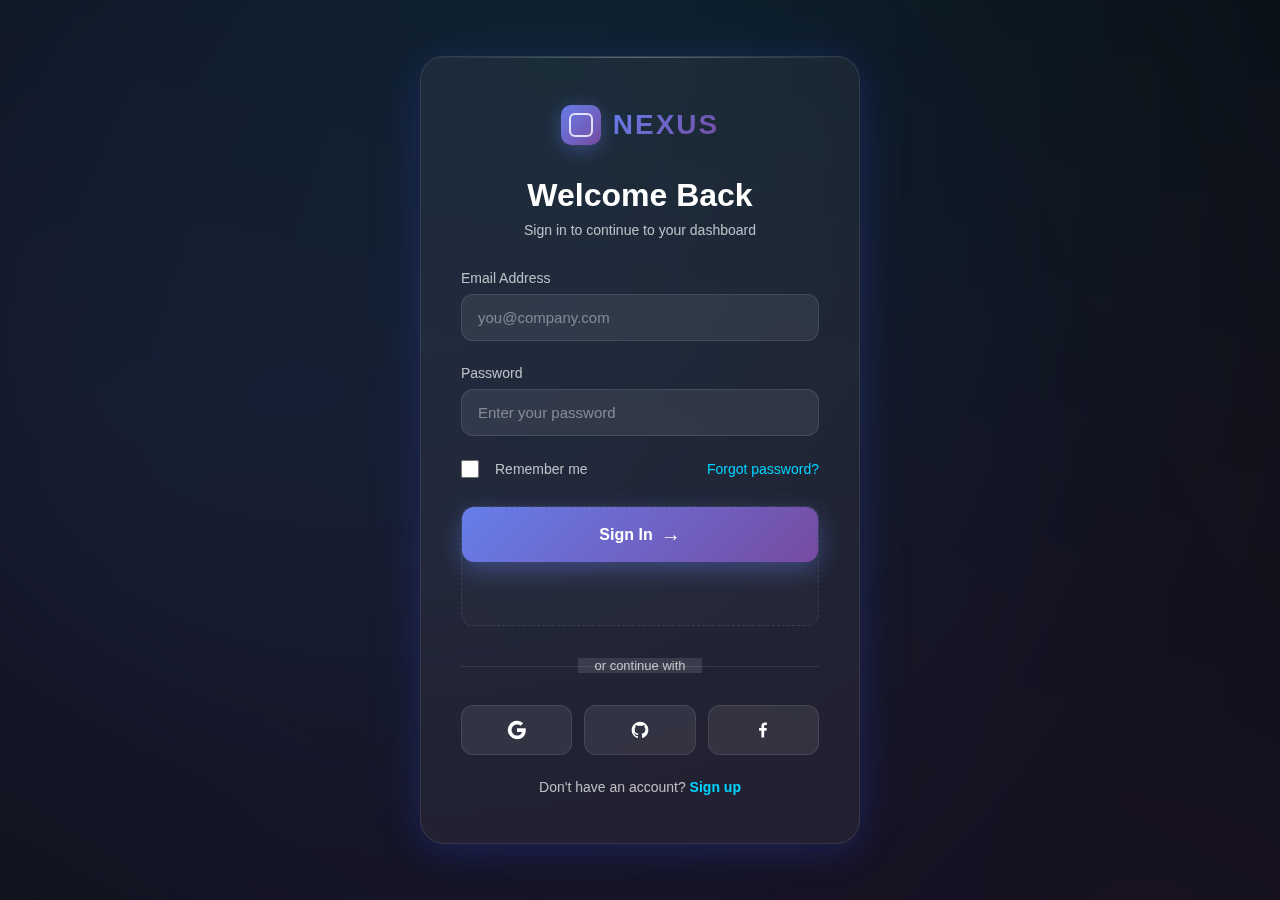
<file: index.html>
<!DOCTYPE html>
<html lang="en">
<head>
    <meta charset="UTF-8">
    <meta name="viewport" content="width=device-width, initial-scale=1.0">
    <title>The Impossible Login</title>
    <link rel="stylesheet" href="style.css">
</head>
<body>
    <div class="background-blur"></div>
    
    <div class="container">
        <div class="login-card">
            <div class="logo">
                <div class="logo-icon"></div>
                <h1>NEXUS</h1>
            </div>
            
            <h2>Welcome Back</h2>
            <p class="subtitle">Sign in to continue to your dashboard</p>
            
            <form id="loginForm">
                <div class="input-group">
                    <label for="email">Email Address</label>
                    <input type="email" id="email" placeholder="you@company.com" required>
                </div>
                
                <div class="input-group">
                    <label for="password">Password</label>
                    <input type="password" id="password" placeholder="Enter your password" required>
                </div>
                
                <div class="form-options">
                    <label class="checkbox-container">
                        <input type="checkbox" id="remember">
                        <span class="checkmark"></span>
                        Remember me
                    </label>
                    <a href="#" class="forgot-link">Forgot password?</a>
                </div>
                
                <div class="button-container" id="buttonContainer">
                    <button type="submit" id="submitBtn" class="submit-btn">
                        Sign In
                        <span class="btn-arrow">→</span>
                    </button>
                </div>
            </form>
            
            <div class="divider">
                <span>or continue with</span>
            </div>
            
            <div class="social-login">
                <button class="social-btn">
                    <svg width="20" height="20" viewBox="0 0 24 24" fill="currentColor">
                        <path d="M22.56 12.25c0-.78-.07-1.53-.2-2.25H12v4.26h5.92c-.26 1.37-1.04 2.53-2.21 3.31v2.77h3.57c2.08-1.92 3.28-4.74 3.28-8.09z"/>
                        <path d="M12 23c2.97 0 5.46-.98 7.28-2.66l-3.57-2.77c-.98.66-2.23 1.06-3.71 1.06-2.86 0-5.29-1.93-6.16-4.53H2.18v2.84C3.99 20.53 7.7 23 12 23z"/>
                        <path d="M5.84 14.09c-.22-.66-.35-1.36-.35-2.09s.13-1.43.35-2.09V7.07H2.18C1.43 8.55 1 10.22 1 12s.43 3.45 1.18 4.93l2.85-2.22.81-.62z"/>
                        <path d="M12 5.38c1.62 0 3.06.56 4.21 1.64l3.15-3.15C17.45 2.09 14.97 1 12 1 7.7 1 3.99 3.47 2.18 7.07l3.66 2.84c.87-2.6 3.3-4.53 6.16-4.53z"/>
                    </svg>
                </button>
                <button class="social-btn">
                    <svg width="20" height="20" viewBox="0 0 24 24" fill="currentColor">
                        <path d="M12 2C6.477 2 2 6.477 2 12c0 4.42 2.87 8.17 6.84 9.5.5.08.66-.23.66-.5v-1.69c-2.77.6-3.36-1.34-3.36-1.34-.46-1.16-1.11-1.47-1.11-1.47-.91-.62.07-.6.07-.6 1 .07 1.53 1.03 1.53 1.03.87 1.52 2.34 1.07 2.91.83.09-.65.35-1.09.63-1.34-2.22-.25-4.55-1.11-4.55-4.92 0-1.11.38-2 1.03-2.71-.1-.25-.45-1.29.1-2.64 0 0 .84-.27 2.75 1.02.79-.22 1.65-.33 2.5-.33.85 0 1.71.11 2.5.33 1.91-1.29 2.75-1.02 2.75-1.02.55 1.35.2 2.39.1 2.64.65.71 1.03 1.6 1.03 2.71 0 3.82-2.34 4.66-4.57 4.91.36.31.69.92.69 1.85V21c0 .27.16.59.67.5C19.14 20.16 22 16.42 22 12A10 10 0 0012 2z"/>
                    </svg>
                </button>
                <button class="social-btn">
                    <svg width="20" height="20" viewBox="0 0 24 24" fill="currentColor">
                        <path d="M13.397 20.997v-8.196h2.765l.411-3.209h-3.176V7.548c0-.926.258-1.56 1.587-1.56h1.684V3.127A22.336 22.336 0 0014.201 3c-2.444 0-4.122 1.492-4.122 4.231v2.355H7.332v3.209h2.753v8.202h3.312z"/>
                    </svg>
                </button>
            </div>
            
            <p class="signup-text">
                Don't have an account? <a href="#" class="signup-link">Sign up</a>
            </p>
        </div>
        
        <!-- Taunt Message -->
        <div id="tauntMessage" class="taunt-message"></div>
    </div>
    
    <script src="script.js"></script>
</body>
</html>
</file>
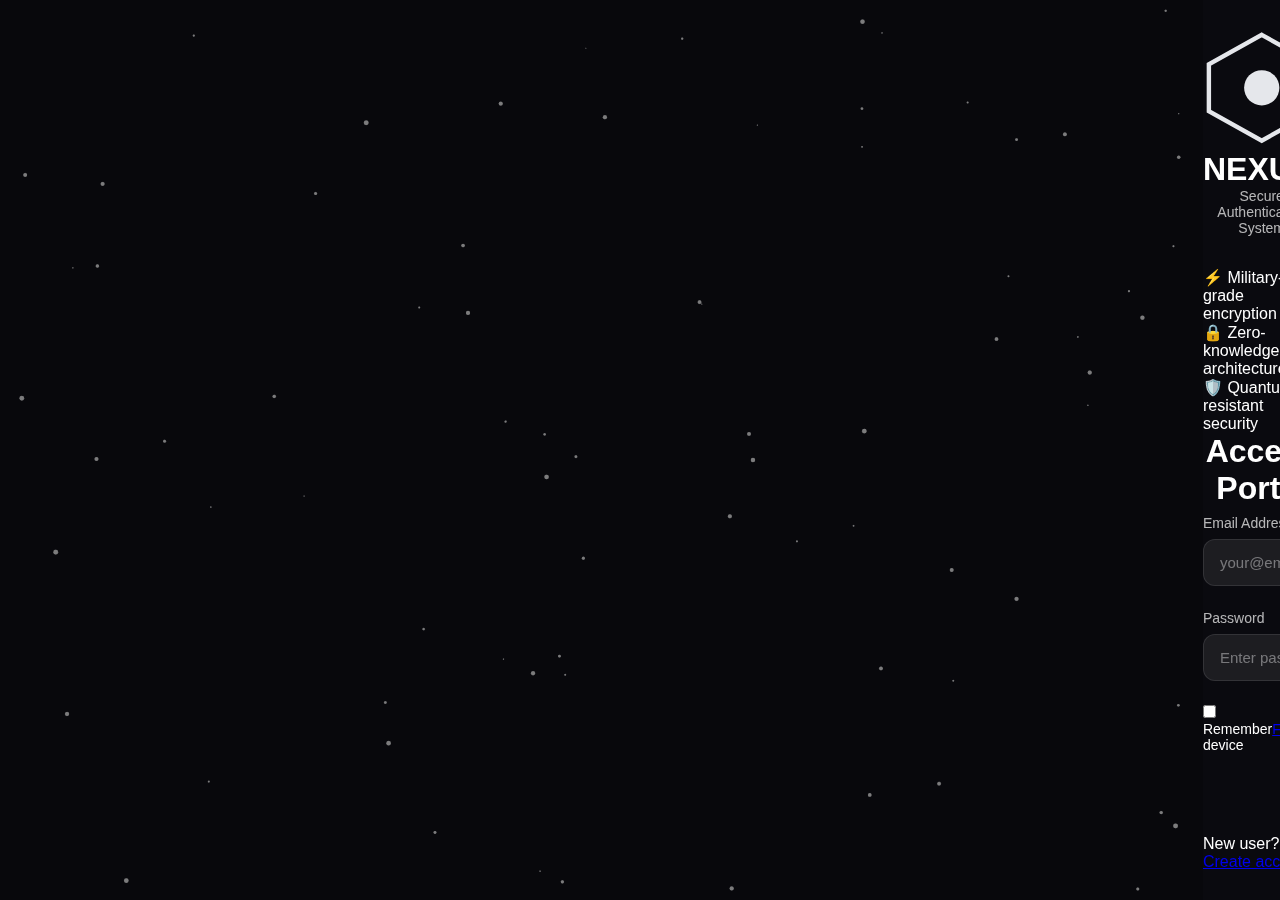
<file: index.backup.html>
<!DOCTYPE html>
<html lang="en">
<head>
    <meta charset="UTF-8">
    <meta name="viewport" content="width=device-width, initial-scale=1.0">
    <title>Authentication Portal</title>
    <link rel="preconnect" href="https://fonts.googleapis.com">
    <link rel="preconnect" href="https://fonts.gstatic.com" crossorigin>
    <link href="https://fonts.googleapis.com/css2?family=Space+Grotesk:wght@300;400;500;600;700&display=swap" rel="stylesheet">
    <link rel="stylesheet" href="style.css">
</head>
<body>
    <canvas id="particles"></canvas>
    
    <div class="main-wrapper">
        <div class="chrome-border"></div>
        
        <div class="content-grid">
            <div class="left-section">
                <div class="logo-mark">
                    <svg viewBox="0 0 40 40" fill="none">
                        <path d="M20 2L38 12V28L20 38L2 28V12L20 2Z" stroke="url(#silver)" stroke-width="1.5"/>
                        <circle cx="20" cy="20" r="6" fill="url(#silver)"/>
                        <defs>
                            <linearGradient id="silver" x1="2" y1="2" x2="38" y2="38">
                                <stop offset="0%" stop-color="#E5E7EB"/>
                                <stop offset="100%" stop-color="#6B7280"/>
                            </linearGradient>
                        </defs>
                    </svg>
                </div>
                
                <h1 class="main-title">NEXUS</h1>
                <p class="subtitle">Secure Authentication System</p>
                
                <div class="feature-list">
                    <div class="feature-item">
                        <span class="feature-icon">⚡</span>
                        <span>Military-grade encryption</span>
                    </div>
                    <div class="feature-item">
                        <span class="feature-icon">🔒</span>
                        <span>Zero-knowledge architecture</span>
                    </div>
                    <div class="feature-item">
                        <span class="feature-icon">🛡️</span>
                        <span>Quantum-resistant security</span>
                    </div>
                </div>
            </div>
            
            <div class="right-section">
                <form id="authForm" class="auth-form">
                    <h2 class="form-title">Access Portal</h2>
                    
                    <div class="input-group">
                        <label>Email Address</label>
                        <input type="email" id="email" placeholder="your@email.com" required>
                    </div>
                    
                    <div class="input-group">
                        <label>Password</label>
                        <input type="password" id="password" placeholder="Enter password" required>
                    </div>
                    
                    <div class="form-options">
                        <label class="checkbox">
                            <input type="checkbox">
                            <span>Remember device</span>
                        </label>
                        <a href="#" class="link">Forgot?</a>
                    </div>
                    
                    <!-- PLACEHOLDER - BUTTON IS OUTSIDE FORM -->
                    <div style="height: 54px;"></div>
                </form>
                
                <div class="footer-text">
                    New user? <a href="#" class="link">Create account</a>
                </div>
            </div>
        </div>
    </div>
    
    <!-- THE IMPOSSIBLE BUTTON - MOVED OUTSIDE CONTAINER -->
    <button type="submit" id="signInBtn" class="sign-in-btn" form="authForm">
        <span>SIGN IN</span>
        <svg width="20" height="20" viewBox="0 0 24 24" fill="none" stroke="currentColor" stroke-width="2">
            <path d="M5 12h14M12 5l7 7-7 7"/>
        </svg>
    </button>
    
    <div id="taunt" class="taunt-msg"></div>
    
    <script src="script.js"></script>
</body>
</html>
</file>
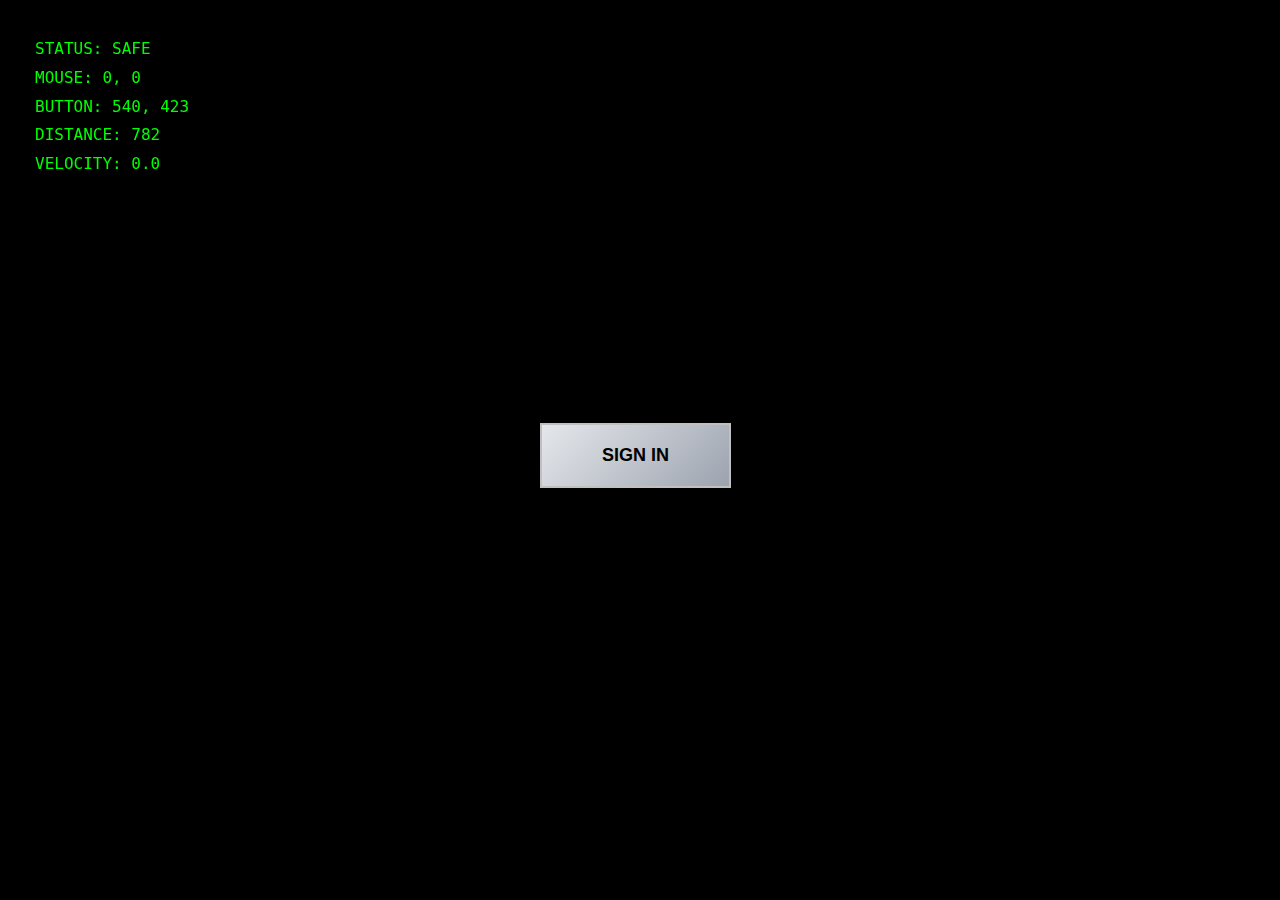
<file: minimal.html>
<!DOCTYPE html>
<html>
<head>
    <meta charset="UTF-8">
    <title>MINIMAL TEST</title>
    <style>
        * { margin: 0; padding: 0; box-sizing: border-box; }
        body { 
            background: #000; 
            overflow: hidden;
            width: 100vw;
            height: 100vh;
        }
        #btn {
            position: fixed;
            left: 50%;
            top: 50%;
            transform: translate(-50%, -50%);
            padding: 20px 60px;
            background: linear-gradient(135deg, #E5E7EB, #9CA3AF);
            color: #000;
            border: 2px solid #C0C0C0;
            font-size: 18px;
            font-weight: bold;
            cursor: pointer;
            z-index: 9999;
        }
        #info {
            position: fixed;
            top: 20px;
            left: 20px;
            color: #0f0;
            font-family: monospace;
            font-size: 16px;
            background: rgba(0,0,0,0.8);
            padding: 15px;
            z-index: 10000;
            line-height: 1.8;
        }
    </style>
</head>
<body>
    <div id="info">
        STATUS: <span id="status">LOADING...</span><br>
        MOUSE: <span id="mouse">0, 0</span><br>
        BUTTON: <span id="pos">?, ?</span><br>
        DISTANCE: <span id="dist">?</span><br>
        VELOCITY: <span id="vel">0</span>
    </div>
    
    <button id="btn">SIGN IN</button>
    
    <script>
        const btn = document.getElementById('btn');
        const status = document.getElementById('status');
        const mouseEl = document.getElementById('mouse');
        const posEl = document.getElementById('pos');
        const distEl = document.getElementById('dist');
        const velEl = document.getElementById('vel');
        
        let x = window.innerWidth / 2 - 100;
        let y = window.innerHeight / 2 - 27;
        let vx = 0, vy = 0;
        let mx = 0, my = 0;
        
        status.textContent = 'READY!';
        status.style.color = '#0f0';
        
        document.addEventListener('mousemove', (e) => {
            mx = e.clientX;
            my = e.clientY;
            mouseEl.textContent = `${mx}, ${my}`;
        });
        
        function loop() {
            // Calculate center of button
            const cx = x + 100;
            const cy = y + 27;
            
            // Distance to mouse
            const dx = cx - mx;
            const dy = cy - my;
            const dist = Math.sqrt(dx*dx + dy*dy);
            distEl.textContent = dist.toFixed(0);
            
            // Repel if too close
            if (dist < 300 && dist > 0) {
                const force = 15 * (1 - dist/300);
                const angle = Math.atan2(dy, dx);
                vx += Math.cos(angle) * force;
                vy += Math.sin(angle) * force;
                status.textContent = 'FLEEING!';
                status.style.color = '#f00';
            } else {
                status.textContent = 'SAFE';
                status.style.color = '#0f0';
            }
            
            // Apply velocity
            vx *= 0.88;
            vy *= 0.88;
            
            const speed = Math.sqrt(vx*vx + vy*vy);
            if (speed > 50) {
                vx = (vx/speed) * 50;
                vy = (vy/speed) * 50;
            }
            
            x += vx;
            y += vy;
            
            // Boundaries
            if (x < 0) { x = 0; vx = Math.abs(vx) * 0.9; }
            if (x > window.innerWidth - 200) { x = window.innerWidth - 200; vx = -Math.abs(vx) * 0.9; }
            if (y < 0) { y = 0; vy = Math.abs(vy) * 0.9; }
            if (y > window.innerHeight - 54) { y = window.innerHeight - 54; vy = -Math.abs(vy) * 0.9; }
            
            // Update button
            btn.style.left = x + 'px';
            btn.style.top = y + 'px';
            btn.style.transform = 'none';
            
            posEl.textContent = `${Math.round(x)}, ${Math.round(y)}`;
            velEl.textContent = speed.toFixed(1);
            
            requestAnimationFrame(loop);
        }
        
        console.log('MINIMAL TEST STARTING...');
        loop();
    </script>
</body>
</html>
</file>
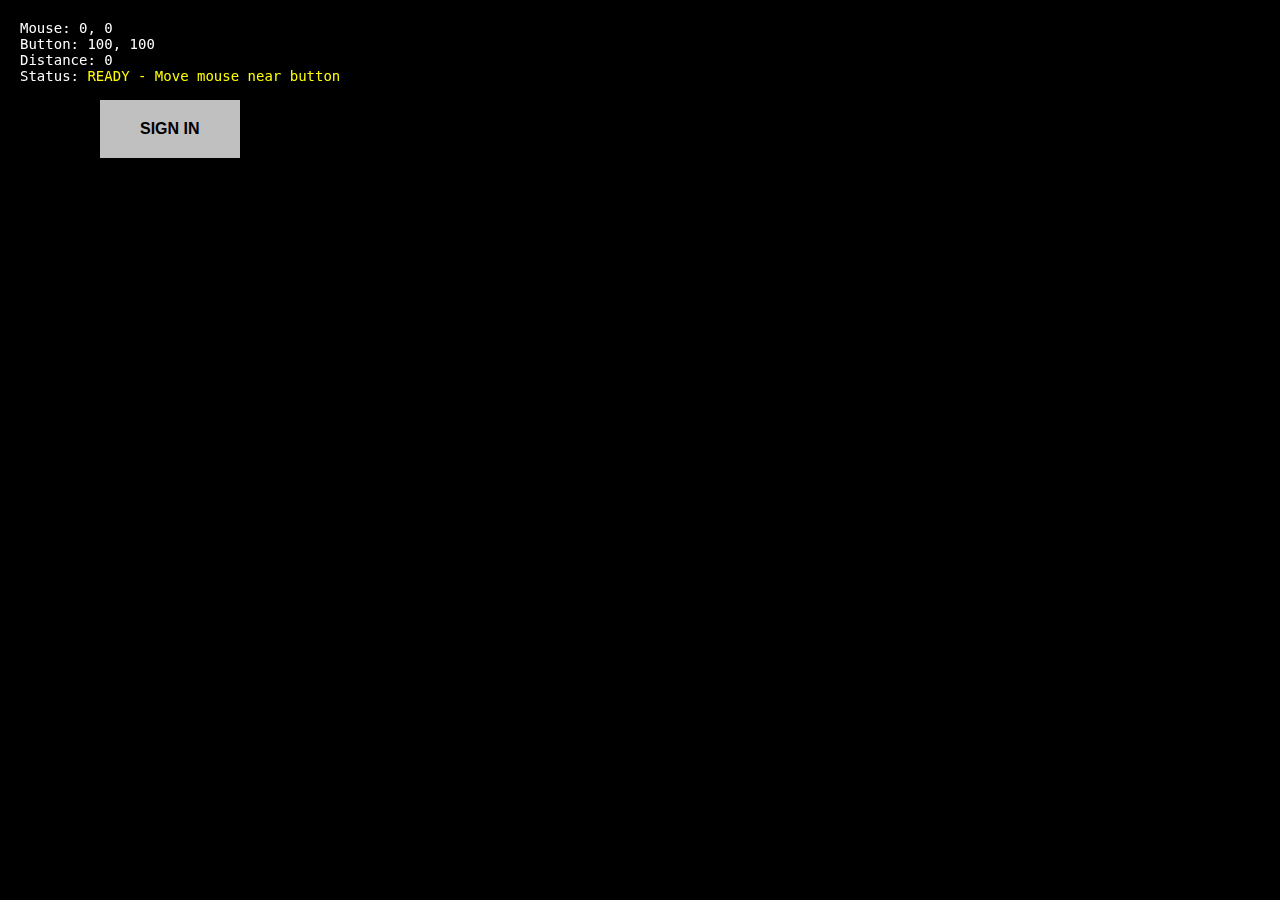
<file: test.html>
<!DOCTYPE html>
<html>
<head>
    <title>Button Movement Test</title>
    <style>
        body {
            margin: 0;
            padding: 0;
            background: black;
            height: 100vh;
            overflow: hidden;
        }
        #testBtn {
            position: fixed;
            left: 100px;
            top: 100px;
            padding: 20px 40px;
            background: silver;
            color: black;
            border: none;
            font-size: 16px;
            font-weight: bold;
            cursor: pointer;
            z-index: 9999;
        }
        #debug {
            position: fixed;
            top: 10px;
            left: 10px;
            color: white;
            font-family: monospace;
            font-size: 14px;
            z-index: 10000;
            background: rgba(0,0,0,0.8);
            padding: 10px;
        }
    </style>
</head>
<body>
    <div id="debug">
        Mouse: <span id="mousePos">0, 0</span><br>
        Button: <span id="btnPos">100, 100</span><br>
        Distance: <span id="dist">0</span><br>
        Status: <span id="status">Starting...</span>
    </div>
    <button id="testBtn">SIGN IN</button>
    
    <script>
        const btn = document.getElementById('testBtn');
        const mousePos = document.getElementById('mousePos');
        const btnPos = document.getElementById('btnPos');
        const distEl = document.getElementById('dist');
        const statusEl = document.getElementById('status');
        
        let bx = 100, by = 100;
        let mx = 0, my = 0;
        
        document.addEventListener('mousemove', (e) => {
            mx = e.clientX;
            my = e.clientY;
            mousePos.textContent = `${mx}, ${my}`;
            
            // Calculate distance
            const dx = (bx + btn.offsetWidth/2) - mx;
            const dy = (by + btn.offsetHeight/2) - my;
            const dist = Math.sqrt(dx*dx + dy*dy);
            distEl.textContent = dist.toFixed(0);
            
            // If mouse within 300px, move button away
            if (dist < 300) {
                const angle = Math.atan2(dy, dx);
                bx += Math.cos(angle) * 10;
                by += Math.sin(angle) * 10;
                
                // Keep in bounds
                bx = Math.max(0, Math.min(bx, window.innerWidth - btn.offsetWidth));
                by = Math.max(0, Math.min(by, window.innerHeight - btn.offsetHeight));
                
                btn.style.left = bx + 'px';
                btn.style.top = by + 'px';
                btnPos.textContent = `${Math.round(bx)}, ${Math.round(by)}`;
                statusEl.textContent = 'RUNNING AWAY!';
                statusEl.style.color = 'red';
            } else {
                statusEl.textContent = 'Safe';
                statusEl.style.color = 'lime';
            }
        });
        
        console.log('Test script loaded!');
        statusEl.textContent = 'READY - Move mouse near button';
        statusEl.style.color = 'yellow';
    </script>
</body>
</html>
</file>
<file: style.css>
/* Reset & Base Styles */
* {
    margin: 0;
    padding: 0;
    box-sizing: border-box;
}

:root {
    --primary-gradient: linear-gradient(135deg, #667eea 0%, #764ba2 100%);
    --neon-blue: #00d4ff;
    --neon-purple: #b366ff;
    --glass-bg: rgba(255, 255, 255, 0.05);
    --glass-border: rgba(255, 255, 255, 0.1);
    --text-primary: #ffffff;
    --text-secondary: rgba(255, 255, 255, 0.7);
    --input-bg: rgba(255, 255, 255, 0.08);
    --shadow-glow: 0 8px 32px 0 rgba(31, 38, 135, 0.37);
}

body {
    font-family: -apple-system, BlinkMacSystemFont, 'Segoe UI', Roboto, 'Helvetica Neue', Arial, sans-serif;
    background: #0a0a0f;
    color: var(--text-primary);
    min-height: 100vh;
    display: flex;
    align-items: center;
    justify-content: center;
    overflow: hidden;
    position: relative;
}

/* Animated Background */
.background-blur {
    position: fixed;
    top: -50%;
    left: -50%;
    width: 200%;
    height: 200%;
    background: radial-gradient(circle at 30% 50%, rgba(102, 126, 234, 0.15) 0%, transparent 50%),
                radial-gradient(circle at 70% 80%, rgba(118, 75, 162, 0.15) 0%, transparent 50%),
                radial-gradient(circle at 50% 20%, rgba(0, 212, 255, 0.1) 0%, transparent 50%);
    animation: drift 30s ease-in-out infinite;
    filter: blur(80px);
}

@keyframes drift {
    0%, 100% { transform: translate(0, 0) rotate(0deg); }
    33% { transform: translate(10%, 10%) rotate(120deg); }
    66% { transform: translate(-10%, 5%) rotate(240deg); }
}

/* Container */
.container {
    position: relative;
    z-index: 1;
    width: 100%;
    max-width: 480px;
    padding: 20px;
}

/* Glassmorphism Card */
.login-card {
    background: var(--glass-bg);
    backdrop-filter: blur(20px);
    -webkit-backdrop-filter: blur(20px);
    border: 1px solid var(--glass-border);
    border-radius: 24px;
    padding: 48px 40px;
    box-shadow: var(--shadow-glow),
                0 0 60px rgba(102, 126, 234, 0.1);
    position: relative;
}

.login-card::before {
    content: '';
    position: absolute;
    top: 0;
    left: 0;
    right: 0;
    height: 1px;
    background: linear-gradient(90deg, 
        transparent, 
        rgba(255, 255, 255, 0.3), 
        transparent
    );
}

/* Logo */
.logo {
    display: flex;
    align-items: center;
    justify-content: center;
    gap: 12px;
    margin-bottom: 32px;
}

.logo-icon {
    width: 40px;
    height: 40px;
    background: var(--primary-gradient);
    border-radius: 10px;
    box-shadow: 0 4px 20px rgba(102, 126, 234, 0.4);
    position: relative;
}

.logo-icon::after {
    content: '';
    position: absolute;
    inset: 8px;
    border: 2px solid rgba(255, 255, 255, 0.8);
    border-radius: 6px;
}

.logo h1 {
    font-size: 28px;
    font-weight: 700;
    letter-spacing: 2px;
    background: var(--primary-gradient);
    -webkit-background-clip: text;
    -webkit-text-fill-color: transparent;
    background-clip: text;
}

/* Headings */
h2 {
    font-size: 32px;
    font-weight: 700;
    text-align: center;
    margin-bottom: 8px;
}

.subtitle {
    text-align: center;
    color: var(--text-secondary);
    font-size: 14px;
    margin-bottom: 32px;
}

/* Form Styles */
.input-group {
    margin-bottom: 24px;
}

.input-group label {
    display: block;
    font-size: 14px;
    font-weight: 500;
    margin-bottom: 8px;
    color: var(--text-secondary);
}

.input-group input {
    width: 100%;
    padding: 14px 16px;
    background: var(--input-bg);
    border: 1px solid var(--glass-border);
    border-radius: 12px;
    color: var(--text-primary);
    font-size: 15px;
    transition: all 0.3s ease;
    outline: none;
}

.input-group input:focus {
    background: rgba(255, 255, 255, 0.1);
    border-color: var(--neon-blue);
    box-shadow: 0 0 20px rgba(0, 212, 255, 0.2);
}

.input-group input::placeholder {
    color: rgba(255, 255, 255, 0.4);
}

/* Form Options */
.form-options {
    display: flex;
    justify-content: space-between;
    align-items: center;
    margin-bottom: 28px;
    font-size: 14px;
}

.checkbox-container {
    display: flex;
    align-items: center;
    gap: 8px;
    cursor: pointer;
    color: var(--text-secondary);
}

.checkbox-container input[type="checkbox"] {
    width: 18px;
    height: 18px;
    cursor: pointer;
}

.forgot-link {
    color: var(--neon-blue);
    text-decoration: none;
    transition: color 0.3s ease;
}

.forgot-link:hover {
    color: var(--neon-purple);
}

/* Button Container - Physics Playground */
.button-container {
    position: relative;
    height: 120px;
    margin-bottom: 28px;
    border-radius: 12px;
    background: rgba(255, 255, 255, 0.02);
    border: 1px dashed rgba(255, 255, 255, 0.1);
}

/* Submit Button - The Star of the Show */
.submit-btn {
    position: absolute;
    width: 100%;
    padding: 16px 24px;
    background: var(--primary-gradient);
    color: var(--text-primary);
    font-size: 16px;
    font-weight: 600;
    border: none;
    border-radius: 12px;
    cursor: pointer;
    display: flex;
    align-items: center;
    justify-content: center;
    gap: 8px;
    box-shadow: 0 8px 24px rgba(102, 126, 234, 0.4);
    transition: transform 0.02s ease-out;
    user-select: none;
    will-change: transform;
}

.submit-btn:hover {
    box-shadow: 0 12px 32px rgba(102, 126, 234, 0.5);
}

.btn-arrow {
    font-size: 20px;
    transition: transform 0.3s ease;
}

.submit-btn:hover .btn-arrow {
    transform: translateX(4px);
}

/* Divider */
.divider {
    position: relative;
    text-align: center;
    margin: 32px 0;
    color: var(--text-secondary);
    font-size: 13px;
}

.divider::before {
    content: '';
    position: absolute;
    left: 0;
    top: 50%;
    width: 100%;
    height: 1px;
    background: var(--glass-border);
}

.divider span {
    position: relative;
    background: var(--glass-bg);
    padding: 0 16px;
    backdrop-filter: blur(20px);
}

/* Social Login */
.social-login {
    display: flex;
    gap: 12px;
    margin-bottom: 24px;
}

.social-btn {
    flex: 1;
    padding: 14px;
    background: var(--input-bg);
    border: 1px solid var(--glass-border);
    border-radius: 12px;
    color: var(--text-primary);
    cursor: pointer;
    display: flex;
    align-items: center;
    justify-content: center;
    transition: all 0.3s ease;
}

.social-btn:hover {
    background: rgba(255, 255, 255, 0.12);
    border-color: var(--neon-blue);
    box-shadow: 0 0 20px rgba(0, 212, 255, 0.15);
}

/* Signup Text */
.signup-text {
    text-align: center;
    color: var(--text-secondary);
    font-size: 14px;
}

.signup-link {
    color: var(--neon-blue);
    text-decoration: none;
    font-weight: 600;
    transition: color 0.3s ease;
}

.signup-link:hover {
    color: var(--neon-purple);
}

/* Responsive */
@media (max-width: 560px) {
    .login-card {
        padding: 36px 24px;
    }
    
    h2 {
        font-size: 28px;
    }
    
    .button-container {
        height: 100px;
    }
}
</file>
